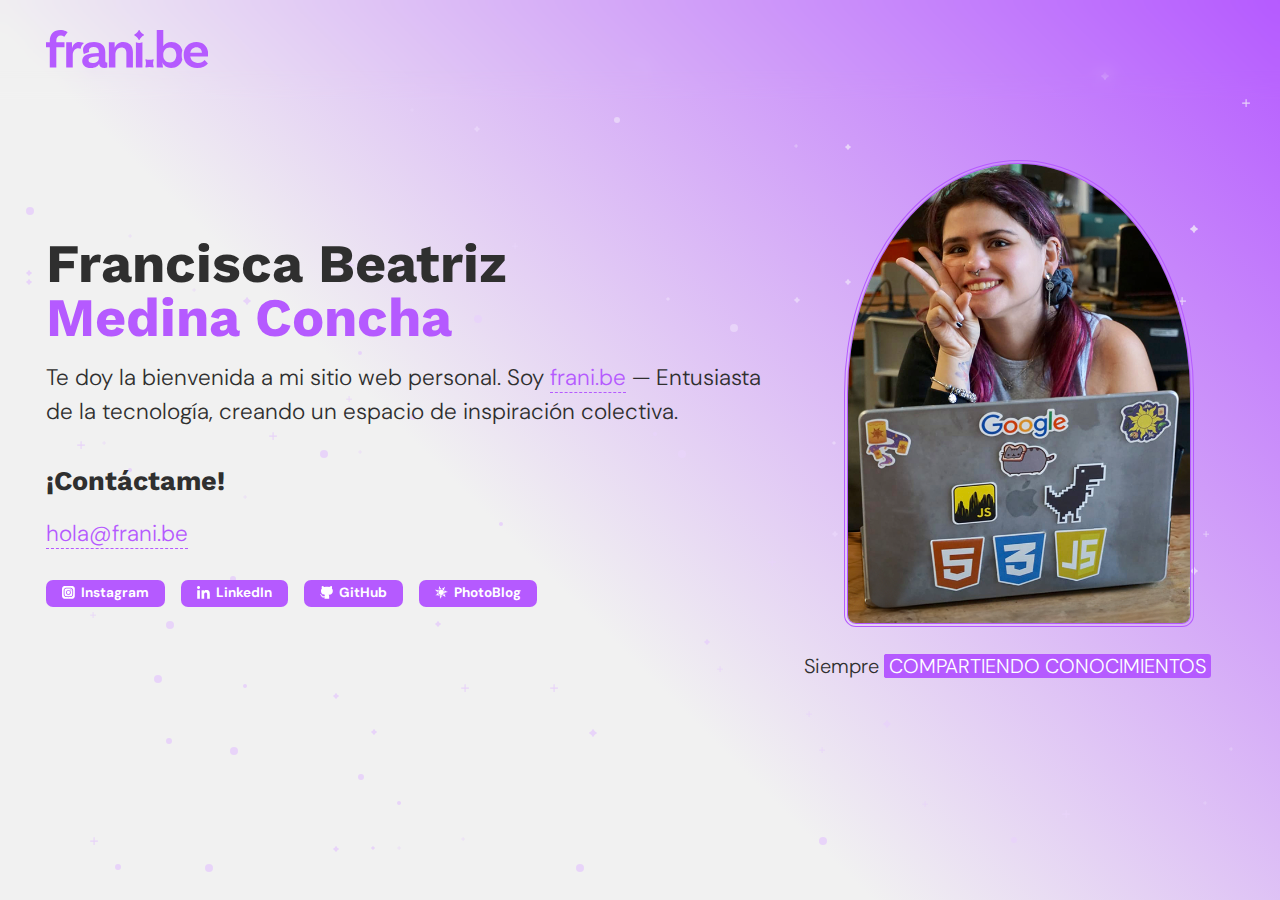
<file: index.html>
<!DOCTYPE html>
<html lang="es">

<head>
    <meta charset="UTF-8">
    <meta name="viewport" content="width=device-width, initial-scale=1.0">
    <title>frani.be</title>
    <meta name="author" content="Francisca Beatriz Medina Concha">
    <meta name="description"
        content="Soy frani.be — Entusiasta de la tecnología, creando un espacio de inspiración colectiva ♥">

    <link href="assets/favicons/apple-touch-icon-76x76.png" rel="apple-touch-icon" sizes="76x76" />
    <link href="assets/favicons/apple-touch-icon-120x120.png" rel="apple-touch-icon" sizes="120x120" />
    <link href="assets/favicons/apple-touch-icon-152x152.png" rel="apple-touch-icon" sizes="152x152" />
    <link href="assets/favicons/apple-touch-icon-180x180.png" rel="apple-touch-icon" sizes="180x180" />
    <link href="assets/favicons/icon-hires.png" rel="icon" sizes="192x192" />
    <link href="assets/favicons/icon-normal.png" rel="icon" sizes="128x128" />
    <link href="assets/favicons/icon.svg" rel="mask-icon" sizes="any">

    <link rel="preconnect" href="https://fonts.googleapis.com">
    <link rel="preconnect" href="https://fonts.gstatic.com" crossorigin>
    <link
        href="https://fonts.googleapis.com/css2?family=DM+Sans:ital,opsz,wght@0,9..40,100..1000;1,9..40,100..1000&family=Work+Sans:ital,wght@0,700;1,700&display=swap"
        rel="stylesheet">

    <link rel="stylesheet" href="assets/styles/reset.css">
    <link rel="stylesheet" href="assets/styles/variables.css">
    <link rel="stylesheet" href="assets/styles/utilities.css">
    <link rel="stylesheet" href="assets/styles/main-style.css">
    <link rel="stylesheet" href="assets/styles/containers.css">
    <link rel="stylesheet" href="assets/styles/components.css">
    <link rel="stylesheet" href="assets/styles/animations.css">
</head>

<body>
    <nav class="u-position-fixed u-m-auto" id="navigation">
        <div class="layout-container">
            <h1>
                <a href="index.html">
                    <svg xmlns="http://www.w3.org/2000/svg" xml:space="preserve"
                        style="enable-background:new 0 0 300 70.3" viewBox="0 0 300 70.3">
                        <path
                            d="M160.8 40.7v28.8h-12.1V42.4c0-6.1-3.2-10-9.1-10-7.7 0-11.2 7-11.2 12.8v24.3h-12.1V22.7H127v9.8h.3c2.4-5.7 7.2-10.4 15.7-10.4 11.6 0 17.8 7.8 17.8 18.6zm-141.7-18h15.1V32H19.1v37.5H7V32H0v-9.3h7v-3C7 7.4 15 0 26.2 0 35 0 39.9 4 39.9 4l-6 8.7s-2.3-2.6-6.3-2.6c-5.5 0-8.5 3.7-8.5 9.3v3.3zm51.1 1.5c-1.2-.6-4.7-2.2-9.1-2.2-7 0-10.8 4.8-12.6 10.7h-.3c0-2-.2-10.1-.2-10.1H37.4v46.9h12.1V46.3c0-8.4 4.9-12.7 10.1-12.7 2 0 3.6.6 4.6 1.2.6-4.2 2.6-7.9 6-10.6zm223.2 31.1 6.2 6.7c-3.6 4.7-10.4 8.3-19.9 8.3-15.6 0-25-9.8-25-23.9 0-14.1 9.3-24.1 23.7-24.1 13.7 0 21.6 9.4 21.6 22 0 3-.5 4.9-.5 4.9h-32.6c1.1 7 5.9 11.7 14.1 11.7 6.8-.1 10.5-3.2 12.4-5.6zm-26.5-13h21.6c-.1-6.2-4-10.6-10.1-10.6-6-.1-10.4 4-11.5 10.6zM113.1 69.6c-1.1.2-2.7.5-4.7.5-6.1 0-9.4-2.4-10.2-7.4-1.4 2.7-5.4 7.5-15.4 7.5C72.6 70.1 67 65 67 57.2 67 46 78.4 42.7 96.9 42.4h.8v-2.3c0-5.3-3.2-8.7-9.4-8.7-5.8 0-8.9 2.3-8.9 6.2 0 2.1.7 3.1.7 3.1l-10 3.6s-1.6-3.3-1.6-7.4c0-8.8 7.6-14.8 20.3-14.8 13.4 0 20.9 7 20.9 18.4V57c0 2.4.8 3.2 2.8 3.2.3 0 .6 0 .9-.1v9.5zM97.7 53v-4h-.8c-12.7.2-18.1 2.2-18.1 6.9 0 3.2 2.6 5 7.2 5 7.4 0 11.7-3.9 11.7-7.9zm113.4 7.6c.1-.2.1-.4.1-.4h-.1v.4zm41.2-23c-2.8-9.8-10.5-15.4-20.1-15.4-7.7 0-12.5 3.5-15.2 7.8V.1h-12.1v69.4h11.7s-1.4-9.2-1.4-9.3h.1c2.6 5.8 7.9 10 16.2 10 10.1 0 17.9-5.8 20.7-15.3-.8-2.7-1.2-5.6-1.2-8.6.1-3 .5-6 1.3-8.7zm-22.8 22.5c-8.2 0-12.5-6.5-12.5-12.5v-2.7c0-5.8 4.2-12.6 12.1-12.6 7.4 0 12 5.5 12 14 0 8.4-4.5 13.8-11.6 13.8zM199.3 55l-1-1c-4.3 1.5-9.1 1.5-13.6 0l-.9.9c1.5 4.5 1.5 9.2 0 13.6l1 1c4.3-1.5 9.1-1.5 13.6 0l.9-.9c-1.6-4.5-1.6-9.3 0-13.6zM172.9.1h-1.2c-1.8 3.7-4.8 6.7-8.5 8.5v1.2c3.7 1.9 6.7 4.9 8.5 8.5h1.2c1.8-3.7 4.8-6.7 8.5-8.5V8.6c-3.7-1.8-6.7-4.8-8.5-8.5zm5.5 22.5c-3.9 1.7-8.2 1.7-12.1 0v46.9h12.1V22.6z" />
                    </svg>
                </a>
            </h1>
        </div>
    </nav>
    <header class="u-bg-gradient u-pt-10 u-pb-10 glitter-container" id="header">
        <div class="layout-container u-gap-lg u-align-center u-justify-center u-width-50" id="header-container">
            <div class="u-width-75">
                <h2 class="u-txt-xxxxl u-txt-line-height-1"><span class="u-hidden u-display-none">Soy </span>Francisca Beatriz<br /><span class="u-txt-color-purple">Medina Concha</span></h2>
                <p class="u-txt-lg u-mt-1">Te doy la bienvenida a mi sitio web personal. Soy <a href="https://www.instagram.com/frani.be/" class="regular-link" target="_blank">frani.be</a> — Entusiasta de la tecnología,
                    creando un espacio de inspiración colectiva.</p>
                <h3 class="u-mt-2 u-txt-xl">¡Contáctame!</h3>
                <p class="u-txt-lg u-mt-1"><a href="mailto:hola@frani.be" class="regular-link" target="_blank">hola@frani.be</a></p>
                <ul class="u-display-flex u-gap-sm u-flex-wrap u-txt-md u-align-bottom u-mt-2">
                    <li><p class="u-txt-sm"><a href="https://www.instagram.com/frani.be/" style="padding-bottom: 0.35rem;" class="u-bg-color-purple u-txt-color-white u-pt-0-25 u-pl-1 u-pr-1 u-txt-bold u-border-radius-small" target="_blank"><svg style="margin-right: 0.2rem; margin-bottom: 0.2rem" xmlns="http://www.w3.org/2000/svg" data-name="Capa 1" viewBox="0 0 400 400"><path d="M249.7 200c0 27.2-22 49.2-49.2 49.2s-49.2-22-49.2-49.2 22-49.2 49.2-49.2 49.2 22 49.2 49.2Zm150.7-.2c0 54.9-.1 109.9-.4 113.3-1.2 15.8-4 26.7-9.4 37.9-10.8 22.3-30.6 38.5-54.6 44.7-8.7 2.2-16.6 3.3-30.1 3.9-4.9.3-55.4.3-105.9.3s-100.9-.2-105.9-.4c-11.6-.5-20.8-1.7-29-3.8-23.8-6.1-44-22.6-54.6-44.6C5 339.7 2.4 329.2 1 312.5c-.5-4.7-.5-29.1-.5-112.6v-65c0-47.7.4-49.6 1.8-59 2.8-19.3 10.5-35.5 23.2-48.7 7-7.2 14-12.4 23-16.8C60.1 4.6 70.8 1.9 87.9.5 92.7 0 117.1 0 200.6 0h65.1c47.8 0 49.7.4 59 1.8 19.3 2.8 35.5 10.5 48.7 23.1 7.4 7.2 12.5 14.2 17.1 23.5 5.6 11.4 8.3 22.2 9.6 38.3h-.1c.3 3.4.4 58.2.4 113.1Zm-52.2.2c0-40.1-.2-45.1-.9-60.9-.8-15.7-3.3-26.4-6.9-35.8-3.7-9.7-8.8-18-17-26.2s-16.4-13.2-26.1-17c-9.4-3.7-20.2-6.2-35.9-6.9-15.8-.7-20.8-.9-60.9-.9s-45.2.2-60.9.9c-15.7.8-26.4 3.2-35.8 6.9-9.8 3.7-18 8.8-26.2 17s-13.2 16.5-17 26.2c-3.7 9.3-6.2 20.1-6.9 35.8-.7 15.7-.9 20.8-.9 60.9s.2 45.1.9 60.9c.8 15.7 3.3 26.4 6.9 35.8 3.7 9.7 8.8 18 17 26.2s16.4 13.2 26.1 17c9.3 3.7 20.1 6.2 35.8 6.9 15.8.7 20.8.9 60.9.9s45.1-.2 60.9-.9c15.8-.8 26.5-3.2 35.9-6.9 9.7-3.7 17.9-8.8 26.1-17s13.2-16.5 17-26.2c3.7-9.3 6.2-20.1 6.9-35.8h.1c.7-15.8.9-20.8.9-60.9Zm-27.4-59.6c.7 15.6.9 20.2.9 59.7s-.2 44.1-.9 59.7c-.7 14.4-3.1 22.2-5.1 27.4-2.7 6.9-5.9 11.8-11.1 17-5.2 5.1-10.1 8.3-17 11-5.2 2-13 4.4-27.4 5.1-15.6.7-20.2.9-59.7.9s-44.1-.2-59.7-.9c-14.4-.7-22.2-3.1-27.4-5.1-6.9-2.6-11.8-5.8-17-11s-8.4-10.1-11.1-17c-2-5.2-4.4-13-5.1-27.4-.7-15.6-.8-20.2-.8-59.7s0-44.1.8-59.7c.7-14.4 3.1-22.2 5.1-27.4 2.7-6.9 5.9-11.8 11.1-17s10.1-8.4 17-11.1c5.2-2 13-4.4 27.4-5.1 13.6-.6 18.9-.8 46.4-.8h13.2c39.5 0 44.1 0 59.7.8 14.4.7 22.2 3.1 27.4 5.1 6.9 2.6 11.8 5.8 17 11 5.2 5.2 8.4 10.1 11.1 17 2 5.3 4.4 13.1 5.1 27.5Zm-44.5 59.7c0-41.9-33.9-75.9-75.8-75.9s-75.8 34-75.8 75.9 33.9 75.8 75.8 75.8 75.8-33.9 75.8-75.8Zm20.7-78.9c0-9.8-7.9-17.7-17.7-17.7s-17.7 7.9-17.7 17.7 7.9 17.7 17.7 17.7S297 131 297 121.2Z"/></svg> Instagram</a></p></li>
                    <li><p class="u-txt-sm"><a href="https://www.linkedin.com/in/frani-be/" style="padding-bottom: 0.35rem;" class="u-bg-color-purple u-txt-color-white u-pt-0-25 u-pl-1 u-pr-1 u-txt-bold u-border-radius-small" target="_blank"><svg style="margin-right: 0.2rem; margin-bottom: 0.2rem" xmlns="http://www.w3.org/2000/svg" data-name="Capa 1" viewBox="0 0 400 400"><path d="M399.9 400h.1V253.3c0-71.8-15.5-127-99.4-127s-67.4 22.1-78.4 43.1H221V133h-79.5v267h82.8V267.8c0-34.8 6.6-68.5 49.7-68.5s43.1 39.7 43.1 70.7v130h82.8ZM6.6 133h82.9v267H6.6V133ZM48 0C21.5 0 0 21.5 0 48s21.5 48.5 48 48.5 48-22 48-48.5S74.5 0 48 0Z"/></svg> LinkedIn</a></p></li>
                    
                    <li><p class="u-txt-sm"><a href="https://github.com/frani-be" style="padding-bottom: 0.35rem;" class="u-bg-color-purple u-txt-color-white  u-pt-0-25 u-pl-1 u-pr-1 u-txt-bold u-border-radius-small" target="_blank"><svg style="margin-right: 0.2rem; margin-bottom: 0.2rem" xmlns="http://www.w3.org/2000/svg" viewBox="0 0 400 400"><path d="M370 79.4c8.8-25.6 7.8-53.6-3-78.5-24.4-7.5-80.1 31.3-80.1 31.3-47.7-13-98.1-13-145.8 0 0 0-55.8-38.8-80-31.3-10.8 24.9-11.9 52.9-3 78.5-18.7 17.6-28.7 42.5-27.3 68 0 110.9 65.4 120.3 130.2 127.5-10.6 10.4-17.1 24.2-18.5 38.9-29.5 16.7-67 6.5-83.8-22.9l-.8-1.4c-9.5-16.3-26-27.3-44.7-29.8-28.4-.4-1.9 17.8-1.9 17.8 18.9 8.7 32.1 42.2 32.1 42.2 17 51.8 98.3 34.4 98.3 34.4 0 10.6 0 28.6.1 46h144.5v-84.5c-1.7-15.2-8.5-29.6-19.6-40.6 64.8-7.1 133.2-16 133.2-127.5.4-25.9-10.6-50.7-30-68ZM33.2 273.8c-.9 1.6-2.9 2.1-4.4 1.2-.2 0-.4-.2-.5-.4-2.3-1-3.3-3-2.6-4.5 1.3-1.3 3.3-1.6 4.9-.7 2.1 1.1 3.3 3 2.6 4.4ZM45 286.6c-1.6 1.6-4.2.8-6.1-1-1.9-2.3-2.3-4.9-.7-6.1 2-1.1 4.6-.7 6.1 1 1.9 2.2 2.3 4.8.7 6Zm11.3 16.9c-1.5 1-4.6 0-6.6-2.7s-1.9-5.5 0-6.8c2.3-1.2 5.2-.4 6.4 1.9 0 .1.1.2.2.3 2 2 2 5.2 0 7.1Zm16 15.9c-1.6 2-4.9 1.6-7.5-1-2.6-2.6-3.3-5.6-1.6-7.2 2.4-1.7 5.7-1.2 7.5 1.1 2.6 2.6 3.2 5.6 1.6 7.1Zm21.5 9.4c-.7 2.3-4.2 3.3-7.2 2.3s-5.6-3.3-4.9-5.6c.7-2.3 4.2-3.3 7.2-2.6 3.5 1 5.8 3.6 4.9 5.9Zm17.9 6.2c-3.5 0-6.6-1.6-6.6-4.2s2.6-4.2 6.1-4.2 6.6 1.5 6.6 4.2-2.6 4.2-6.1 4.2Zm22.8-2.7c-3.3.7-6.6-.7-6.8-3s1.9-4.9 5.2-5.5c2.8-.8 5.7.6 6.8 3.3.5 2.1-1.7 4.6-5.2 5.2Z"/></svg> GitHub</a></p></li>
                    <li><p class="u-txt-sm"><a href="https://unsolnosilumina.cl/" style="padding-bottom: 0.35rem;" class="u-bg-color-purple u-txt-color-white u-pt-0-25 u-pl-1 u-pr-1 u-txt-bold u-border-radius-small" target="_blank"><svg style="margin-right: 0.2rem; margin-bottom: 0.2rem" xmlns="http://www.w3.org/2000/svg" data-name="Capa 1" viewBox="0 0 400 400"><path d="M277.6 196.4v8.4c0 .3 0 .7-.1 1 0 .3 0 .7-.1 1 0 .4 0 .7-.1 1.1 0 .3 0 .6-.1 1 0 .4-.1.7-.2 1.1 0 .3 0 .6-.2.9 0 .4-.1.8-.2 1.2 0 .3 0 .5-.2.8 0 .5-.2.9-.3 1.4 0 .2 0 .4-.1.6v.4c0 .2-.1.4-.2.6-.1.4-.2.9-.3 1.3 0 .3-.1.5-.2.8l-.3 1.2c0 .3-.2.6-.3.9-.1.4-.2.7-.3 1.1 0 .3-.2.6-.3.9-.1.3-.2.7-.3 1-.1.3-.2.6-.3 1-.1.3-.2.6-.3 1-.1.3-.3.7-.4 1-.1.3-.2.6-.4.9-.1.3-.3.7-.4 1-.1.3-.2.6-.3.8-.2.4-.3.7-.5 1.1-.1.3-.2.5-.3.8-.2.4-.4.8-.6 1.3 0 .2-.2.4-.3.6v.4c0 .2-.2.4-.3.6l-.6 1.2c-.1.2-.3.5-.4.7-.2.4-.4.7-.6 1.1-.1.3-.3.5-.4.8-.2.3-.4.7-.6 1-.2.3-.3.6-.5.8l-.6.9c-.2.3-.4.6-.5.9l-.6.9-.6.9c-.2.3-.4.5-.5.8l-.6.9c-.2.3-.4.5-.5.8-.2.3-.5.7-.7 1-.2.2-.3.4-.5.7-.3.4-.6.7-.8 1.1-.1.2-.3.4-.4.5 0 0 0 .1-.1.2 0 0 0 .1-.1.2-.1.2-.3.3-.4.5-.3.4-.6.7-.9 1.1-.2.2-.4.4-.5.6-.3.3-.5.6-.8.9-.2.2-.4.5-.6.7-.3.3-.5.6-.8.8-.2.2-.4.5-.7.7-.2.3-.5.5-.7.8l-.7.7-.7.7c-.3.2-.5.5-.8.7l-.7.7c-.3.3-.6.5-.8.8-.2.2-.5.4-.7.6-.3.3-.6.5-.9.8-.2.2-.4.4-.6.5-.4.3-.7.6-1.1.9-.2.1-.3.3-.5.4 0 0-.1 0-.2.1 0 0-.1 0-.2.1-.2.1-.3.3-.5.4-.4.3-.7.6-1.1.8-.2.2-.4.3-.7.5-.3.2-.7.5-1 .7-.2.2-.5.4-.8.5l-.9.6c-.3.2-.5.4-.8.5l-.9.6c-.3.2-.6.4-.9.5-.3.2-.6.4-.9.5-.3.2-.6.4-.9.5-.3.2-.6.3-.9.5-.3.2-.7.4-1 .6-.3.1-.5.3-.8.4-.4.2-.7.4-1.1.6-.2.1-.5.3-.7.4l-1.2.6c-.2 0-.4.2-.6.3h-.4c-.2 0-.4.2-.6.3-.4.2-.8.4-1.3.6-.3.1-.5.2-.8.3-.4.2-.8.3-1.1.5l-.9.3c-.4.1-.7.3-1.1.4l-.9.3c-.3.1-.7.3-1 .4-.3.1-.6.2-1 .3-.3.1-.7.2-1 .3-.3.1-.7.2-1 .3l-.9.3c-.4.1-.7.2-1.1.3-.3 0-.6.2-.9.3l-1.2.3c-.3 0-.5.1-.8.2-.4.1-.9.2-1.3.3-.2 0-.4.1-.7.2h-.4c-.2 0-.4 0-.6.1-.5 0-.9.2-1.4.3-.3 0-.5.1-.8.2-.4 0-.8.2-1.2.2-.3 0-.6 0-.9.1-.4 0-.7.1-1.1.2-.3 0-.6 0-1 .1-.4 0-.7 0-1.1.1-.3 0-.7 0-1 .1-.3 0-.7 0-1 .1H185.8c-.3 0-.7 0-1-.1-.3 0-.7 0-1-.1-.4 0-.7 0-1.1-.1-.3 0-.6 0-1-.1-.4 0-.7-.1-1.1-.2-.3 0-.6 0-.9-.1-.4 0-.8-.1-1.2-.2-.3 0-.5 0-.8-.2-.5 0-.9-.2-1.4-.3-.2 0-.4 0-.6-.1h-.4c-.2 0-.4-.1-.7-.2-.4-.1-.9-.2-1.3-.3-.3 0-.5-.1-.8-.2l-1.2-.3c-.3 0-.6-.2-.9-.3-.4-.1-.7-.2-1.1-.3-.3 0-.6-.2-.9-.3-.3-.1-.7-.2-1-.3-.3-.1-.7-.2-1-.3-.3-.1-.6-.2-1-.3-.3-.1-.7-.2-1-.4l-.9-.3c-.4-.1-.7-.3-1.1-.4l-.9-.3c-.4-.2-.8-.3-1.1-.5-.3-.1-.5-.2-.8-.3-.4-.2-.8-.4-1.3-.6-.2 0-.4-.2-.6-.3h-.4c-.2 0-.4-.2-.6-.3l-1.2-.6c-.2-.1-.5-.3-.7-.4-.4-.2-.7-.4-1.1-.6-.3-.1-.5-.3-.8-.4-.3-.2-.7-.4-1-.6-.3-.2-.6-.3-.9-.5-.3-.2-.6-.4-.9-.5-.3-.2-.6-.4-.9-.5-.3-.2-.6-.4-.9-.5l-.9-.6c-.3-.2-.5-.4-.8-.5l-.9-.6c-.3-.2-.5-.3-.8-.5-.3-.2-.7-.5-1-.7-.2-.2-.4-.3-.7-.5-.4-.3-.7-.6-1.1-.8-.2-.1-.3-.3-.5-.4 0 0-.1 0-.2-.1 0 0-.1 0-.2-.1-.2-.1-.3-.3-.5-.4-.4-.3-.7-.6-1.1-.9-.2-.2-.4-.4-.6-.5-.3-.3-.6-.5-.9-.8-.2-.2-.5-.4-.7-.6-.3-.3-.6-.5-.8-.8-.2-.2-.5-.4-.7-.7-.3-.2-.5-.5-.8-.7l-.7-.7-.7-.7c-.3-.3-.5-.5-.7-.8-.2-.2-.4-.5-.7-.7-.3-.3-.5-.6-.8-.8-.2-.2-.4-.4-.6-.7-.3-.3-.5-.6-.8-.9-.2-.2-.4-.4-.5-.6-.3-.4-.6-.7-.9-1.1-.1-.2-.3-.3-.4-.5 0 0 0-.1-.1-.2 0 0 0-.1-.1-.2-.1-.2-.3-.3-.4-.5-.3-.4-.6-.7-.8-1.1-.2-.2-.3-.4-.5-.7-.2-.3-.5-.6-.7-1-.2-.2-.4-.5-.5-.8l-.6-.9c-.2-.3-.4-.5-.5-.8l-.6-.9-.6-.9c-.2-.3-.4-.6-.5-.9l-.6-.9c-.2-.3-.3-.6-.5-.8-.2-.3-.4-.7-.6-1-.1-.3-.3-.5-.4-.8-.2-.4-.4-.7-.6-1.1-.1-.2-.3-.5-.4-.7l-.6-1.2c0-.2-.2-.4-.3-.6v-.4c0-.2-.2-.4-.3-.6-.2-.4-.4-.8-.6-1.3-.1-.2-.2-.5-.3-.8-.2-.4-.3-.7-.5-1.1-.1-.3-.2-.6-.3-.8-.1-.3-.3-.7-.4-1-.1-.3-.2-.6-.4-.9-.1-.3-.3-.7-.4-1-.1-.3-.2-.6-.3-1-.1-.3-.2-.6-.3-1-.1-.3-.2-.7-.3-1l-.3-.9c-.1-.4-.2-.7-.3-1.1 0-.3-.2-.6-.3-.9l-.3-1.2c0-.3-.1-.5-.2-.8-.1-.4-.2-.9-.3-1.3 0-.2-.1-.4-.2-.6v-.4c0-.2 0-.4-.1-.6 0-.4-.2-.9-.3-1.4 0-.3-.1-.5-.2-.8 0-.4-.2-.8-.2-1.2 0-.3-.1-.6-.2-.9 0-.4-.1-.7-.2-1.1 0-.3 0-.6-.1-1 0-.4 0-.7-.1-1.1 0-.3 0-.7-.1-1 0-.3 0-.7-.1-1V188c0-.3 0-.7.1-1 0-.3 0-.7.1-1 0-.4 0-.7.1-1.1 0-.3 0-.6.1-1 0-.4.1-.7.2-1.1 0-.3 0-.6.1-.9 0-.4.1-.8.2-1.2 0-.3 0-.5.2-.8 0-.5.2-.9.3-1.4 0-.2 0-.4.1-.6v-.4c0-.2.1-.4.2-.6.1-.4.2-.9.3-1.3 0-.3.1-.5.2-.8l.3-1.2c0-.3.2-.6.3-.9.1-.4.2-.7.3-1.1 0-.3.2-.6.3-.9.1-.3.2-.7.3-1 .1-.3.2-.6.3-1 .1-.3.2-.6.3-1 .1-.3.3-.7.4-1 .1-.3.2-.6.4-.9.1-.3.3-.7.4-1 .1-.3.2-.6.3-.8.2-.4.3-.7.5-1.1.1-.3.2-.5.3-.8.2-.4.4-.8.6-1.3 0-.2.2-.4.3-.6v-.4c0-.2.2-.4.3-.6l.6-1.2c.1-.2.3-.5.4-.7.2-.4.4-.7.6-1.1.1-.3.3-.5.4-.8.2-.3.4-.7.6-1 .2-.3.3-.6.5-.8l.6-.9c.2-.3.4-.6.5-.9l.6-.9.6-.9c.2-.3.4-.5.5-.8l.6-.9c.2-.3.4-.5.5-.8.2-.3.5-.7.7-1 .2-.2.3-.4.5-.7.3-.4.6-.7.8-1.1.1-.2.3-.4.4-.5 0 0 0-.1.1-.2s0-.1.1-.2c.1-.2.3-.3.4-.5.3-.4.6-.7.9-1.1.2-.2.4-.4.5-.6.3-.3.5-.6.8-.9.2-.2.4-.5.6-.7.3-.3.5-.6.8-.8l.7-.7c.2-.3.5-.5.7-.8l.7-.7.7-.7c.3-.2.5-.5.8-.7.2-.2.5-.4.7-.7.3-.3.6-.5.8-.8.2-.2.5-.4.7-.6.3-.3.6-.5.9-.8.2-.2.4-.4.6-.5.4-.3.7-.6 1.1-.9.2-.1.3-.3.5-.4 0 0 .1 0 .2-.1 0 0 .1 0 .2-.1.2-.1.3-.3.5-.4.4-.3.7-.6 1.1-.8.2-.2.4-.3.7-.5.3-.2.7-.5 1-.7.2-.2.5-.3.7-.5l.9-.6c.3-.2.5-.4.8-.5l.9-.6c.3-.2.6-.4.9-.5.3-.2.6-.4.9-.5.3-.2.6-.4.9-.5.3-.2.6-.3.8-.5.3-.2.7-.4 1-.6.3-.1.5-.3.8-.4.4-.2.7-.4 1.1-.6.2-.1.5-.3.7-.4l1.2-.6c.2 0 .4-.2.6-.3h.4c.2 0 .4-.2.6-.3.4-.2.8-.4 1.3-.6.3-.1.5-.2.8-.3.4-.2.7-.3 1.1-.5l.9-.3c.3-.1.7-.3 1-.4l.9-.3c.3-.1.7-.3 1-.4.3-.1.6-.2 1-.3.3-.1.6-.2 1-.3.3-.1.7-.2 1-.3.3 0 .6-.2.9-.3.4-.1.7-.2 1.1-.3.3 0 .6-.2.9-.3l1.2-.3c.3 0 .5-.1.8-.2.4-.1.9-.2 1.3-.3.2 0 .4-.1.6-.2h.4c.2 0 .4 0 .6-.1.5 0 .9-.2 1.4-.3.3 0 .5-.1.8-.2.4 0 .8-.2 1.2-.2.3 0 .6 0 .9-.1.4 0 .7-.1 1.1-.2.3 0 .7 0 1-.1.4 0 .7 0 1.1-.1.3 0 .7 0 1-.1.3 0 .7 0 1-.1H202.1c.3 0 .7 0 1 .1.3 0 .7 0 1 .1.4 0 .7 0 1.1.1.3 0 .7 0 1 .1.4 0 .7.1 1.1.2.3 0 .6 0 .9.1.4 0 .8.1 1.2.2.3 0 .5 0 .8.2.5 0 .9.2 1.4.3.2 0 .4 0 .6.1h.4c.2 0 .4.1.6.2.5.1.9.2 1.3.3.3 0 .5.1.8.2l1.2.3c.3 0 .6.2.9.3.4.1.7.2 1.1.3.3 0 .6.2.9.3.3.1.7.2 1 .3.3.1.6.2 1 .3.3.1.6.2 1 .3.3.1.7.2 1 .4l.9.3c.4.1.7.3 1 .4l.9.3c.4.2.7.3 1.1.5.3.1.5.2.8.3.4.2.8.4 1.3.6.2 0 .4.2.6.3h.4c.2 0 .4.2.6.3l1.2.6c.2.1.5.3.7.4.4.2.7.4 1.1.6.3.1.5.3.8.4.3.2.7.4 1 .6.3.2.6.3.8.5.3.2.6.4.9.5.3.2.6.4.9.5.3.2.6.4.9.5l.9.6c.3.2.5.4.8.5l.9.6c.2.2.5.3.7.5.3.2.7.5 1 .7.2.2.4.3.7.5.4.3.7.6 1.1.8.2.1.3.3.5.4 0 0 .1 0 .2.1 0 0 .1 0 .2.1.2.1.3.3.5.4.4.3.7.6 1.1.9.2.2.4.4.6.5.3.3.6.5.9.8.2.2.5.4.7.6.3.3.6.5.8.8.2.2.5.4.7.7.3.2.5.5.8.7l.7.7.7.7c.3.3.5.5.7.8l.7.7c.3.3.5.6.8.8.2.2.4.5.6.7.3.3.5.6.8.9.2.2.4.4.5.6.3.4.6.7.9 1.1.1.2.3.3.4.5 0 0 0 .1.1.2s0 .1.1.2c.1.2.3.4.4.5.3.4.6.7.8 1.1.2.2.3.4.5.7.2.3.5.6.7 1 .2.2.4.5.5.8l.6.9c.2.3.4.5.5.8l.6.9.6.9c.2.3.4.6.5.9l.6.9c.2.3.3.6.5.8.2.3.4.7.6 1 .2.3.3.5.4.8.2.4.4.7.6 1.1.1.2.3.5.4.7l.6 1.2c0 .2.2.4.3.6v.4c0 .2.2.4.3.6.2.4.4.8.6 1.3.1.2.2.5.3.8.2.4.3.7.5 1.1.1.3.2.6.3.8.1.3.3.7.4 1 .1.3.2.6.4.9.1.3.3.7.4 1 .1.3.2.6.3 1 .1.3.2.6.3 1 .1.3.2.7.3 1l.3.9c.1.4.2.7.3 1.1 0 .3.2.6.3.9l.3 1.2c0 .3.1.5.2.8.1.4.2.9.3 1.3 0 .2.1.4.2.6v.4c0 .2 0 .4.1.6 0 .4.2.9.3 1.4 0 .3.1.5.2.8 0 .4.2.8.2 1.2 0 .3 0 .6.1.9 0 .4.1.7.2 1.1 0 .3 0 .6.1 1 0 .4 0 .7.1 1.1 0 .3 0 .7.1 1 0 .3 0 .7.1 1V196.4Zm-60.3-93.7c0 .5.1 1.1.2 1.6.2 0 .4 0 .5.1.5.1.9.2 1.4.4.3 0 .7.2 1 .3.4.1.8.2 1.2.4.4.1.7.2 1.1.3.4.1.8.2 1.2.4.4.1.7.3 1.1.4.4.1.7.3 1.1.4.4.1.8.3 1.1.4.2 0 .5.2.7.3 1-.7 2.1-1.8 3.2-3.4 7.2-10 8.5-21.3 3.9-34.7-2.6-7.6-7.6-13.5-13.4-16.4 4.2 10.8 2.4 21.7-5.2 32.6-.6.9-1 2.1-.9 2.8.4 4.6 1.1 9.2 1.7 14ZM97.7 191.5v-3.4c0-.4 0-.8.1-1.2 0-.4 0-.8.1-1.2 0-.4 0-.8.1-1.2 0-.4.1-.8.2-1.2 0-.3 0-.5.1-.8-.9-.8-2.2-1.6-4.1-2.4-11.4-4.8-22.8-3.5-34.9 3.9-6.9 4.2-11.6 10.4-13.1 16.6 9.7-6.4 20.8-7.2 33.2-2.2 1 .4 2.3.5 3 .3 4.4-1.5 8.8-3.1 13.4-4.8l1.5-.6v-1.9Zm23.1-82c.3 1 1 2.1 1.6 2.5 3.9 2.5 7.9 4.9 12.1 7.4.5.3.9.6 1.4.8.1-.1.3-.2.4-.3.4-.3.7-.6 1.1-.8.3-.2.6-.4.8-.6.4-.2.7-.5 1.1-.7l.9-.6c.3-.2.7-.5 1-.7.3-.2.7-.4 1-.6.3-.2.7-.4 1-.6.3-.2.7-.4 1-.6.2-.1.5-.3.7-.4.1-1.2-.1-2.7-.7-4.6-3.4-11.9-11.5-19.9-24.8-24.7-7.6-2.7-15.4-2.5-21.3.2 11.1 3.5 18.6 11.7 22.4 24.4Zm16.6-23.8c6.5 6.1 13.6 13.4 16.6 24h.2c.3-.1.6-.3.9-.4.4-.2.8-.4 1.3-.5.3-.1.6-.3 1-.4.4-.2.8-.3 1.2-.5.3-.1.7-.3 1-.4.4-.1.8-.3 1.1-.4.4-.1.7-.3 1.1-.4.4-.1.7-.3 1.1-.4.4-.1.8-.3 1.2-.4.4-.1.7-.2 1.1-.3.4-.1.8-.2 1.2-.4.3 0 .7-.2 1-.3.4-.1.9-.2 1.4-.4.3 0 .6-.2.9-.2.5-.1 1-.3 1.5-.4.2 0 .5-.1.7-.2h.4c.2 0 .5-.1.7-.2l1.5-.3c.3 0 .6-.1.9-.2.5 0 .9-.2 1.4-.3.3 0 .7-.1 1-.2.4 0 .8-.1 1.3-.2.4 0 .7-.1 1.1-.2.4 0 .8-.1 1.2-.2.4 0 .8 0 1.2-.1.4 0 .8 0 1.2-.1.4 0 .8 0 1.2-.1H197.5c1.5-14.5-4.9-26.3-17.8-32.7-1.7-.8-3.3-1.6-5-2.5l-3.2-1.6c-8.9-4.4-13.1-11.2-12.9-21 .4-15-5.2-27.4-16.7-37-3.1-2.6-6.9-4.5-10.8-6.6 8.3 13.4 8.1 27.4-.6 42.7-9.8 17.3-7.9 29.3 6.7 43ZM292 146.5c-3.3 3.2-6.6 6.6-10 10.1-.4.4-.8.8-1.1 1.2 0 .2.1.3.2.5.2.4.4.8.6 1.3.1.3.3.6.4 1 .2.4.3.8.5 1.2.1.3.3.7.4 1 .1.4.3.8.4 1.1.1.4.3.7.4 1.1.1.4.3.7.4 1.1.1.4.3.8.4 1.1 0 .3.2.5.2.8 1.2.4 2.7.5 4.7.4 12.4-.6 22.1-6.7 29.8-18.5 4.3-6.7 5.9-14.3 4.5-20.6-5.9 9.9-15.6 15.4-28.9 16.3-1.1 0-2.3.5-2.8 1ZM308.5 265c8-.8 15-4.3 19.1-9.4-11.5 1.6-21.9-2.5-30.9-12.3-.7-.8-1.8-1.4-2.6-1.5-4.6-.6-9.3-1-14.2-1.5-.5 0-1.1 0-1.6-.1 0 .2-.2.3-.3.5-.2.4-.4.8-.7 1.2-.2.3-.3.6-.5.9-.2.4-.4.7-.6 1.1-.2.3-.4.6-.6 1-.2.3-.4.7-.6 1-.2.3-.4.7-.6 1-.2.3-.4.7-.6 1-.2.3-.4.7-.7 1-.1.2-.3.4-.4.7.4 1.1 1.3 2.4 2.6 3.9 8.2 9.2 19 13 33.2 11.5Zm-71.3-153.2c.3.1.6.3.8.4l1.2.6c.3.2.6.3.9.5.4.2.7.4 1.1.6.3.2.6.4 1 .6.4.2.7.4 1 .6.3.2.7.4 1 .6.3.2.7.4 1 .6.3.2.7.4 1 .7l.9.6c.4.2.7.5 1.1.7.3.2.6.4.8.6.4.3.8.5 1.1.8.3.2.5.4.8.6.4.3.8.6 1.3 1 .2.2.4.3.6.5 0 0 .1 0 .2.1 0 0 .1 0 .2.1.2.2.4.3.6.5.4.3.8.7 1.2 1 .2.2.5.4.7.6.4.3.7.6 1.1.9.3.2.5.5.8.7.3.3.6.6 1 .9l.8.8c.3.3.6.6.9.8.3.3.6.5.8.8s.6.5.8.8c.3.3.6.6.8.9l.8.8.9.9c.2.3.5.5.7.8.3.3.6.7.9 1 .2.2.4.5.6.7.3.4.7.8 1 1.2.2.2.3.4.5.6 0 0 0 .1.1.2s0 .1.1.2c.2.2.3.4.5.6.3.4.6.8 1 1.2.2.3.4.5.6.8.2.2.4.5.6.8 12.4-7.8 17.7-20.2 14.7-34.3l-1.2-5.4-.8-3.5c-2.1-9.7.6-17.2 8.5-23.1 12.1-9 18.4-21.1 18.7-36 .1-4.1-.7-8.2-1.6-12.5-5.4 14.8-16.5 23.3-34 26.1-19.7 3.2-28 12.2-29.7 32-.7 8.9-2.1 18.9-8.6 27.8h.2Zm121 58.1c-14.8-13.3-27.1-14.2-43.7-3.1-7.4 5-16.2 10.2-27.3 10.7v.2c0 .3.1.6.2.9 0 .5.2.9.3 1.4 0 .3.1.7.2 1 0 .4.1.8.2 1.3 0 .4.1.7.2 1.1 0 .4.1.8.2 1.2 0 .4 0 .8.1 1.2 0 .4 0 .8.1 1.2 0 .4 0 .8.1 1.2v16.4c0 .4 0 .8-.1 1.2 0 .4 0 .8-.1 1.2 0 .4 0 .8-.1 1.2 0 .4-.1.8-.2 1.2 0 .4 0 .7-.2 1.1 0 .4-.1.8-.2 1.3 0 .3-.1.7-.2 1 0 .5-.2.9-.3 1.4 0 .3-.1.6-.2.9l-.3 1.5c0 .2-.1.5-.2.7v.4c0 .2-.1.5-.2.7-.1.5-.2 1-.4 1.5 0 .3-.2.6-.2.9 0 .3-.2.6-.2.9 13.9 4.7 26.9 1.2 36.1-10 1.2-1.4 2.4-2.9 3.5-4.3l2.2-2.8c6.3-7.7 14-10.2 23.5-7.8 14.6 3.7 28.1 1.1 40-7.9 3.3-2.5 6-5.6 8.9-9-15 5-28.7 1.7-41.8-10.1ZM191 291.4h-6c-.4 0-.8 0-1.2-.1-.4 0-.8 0-1.2-.1-.4 0-.8 0-1.2-.1-.4 0-.8-.1-1.2-.2-.4 0-.7 0-1.1-.2-.4 0-.8-.1-1.3-.2-.3 0-.7-.1-1-.2-.5 0-.9-.2-1.4-.3-.3 0-.6-.1-.9-.2l-1.5-.3c-.2 0-.5-.1-.7-.2h-.4c-.2 0-.5-.1-.7-.2-.5-.1-1-.2-1.5-.4-.3 0-.6-.2-.9-.2-.4-.1-.9-.2-1.3-.4-.3 0-.7-.2-1-.3-.4-.1-.8-.2-1.2-.4-.4-.1-.7-.2-1.1-.3-.4-.1-.8-.2-1.2-.4-.4-.1-.7-.3-1.1-.4-.4-.1-.7-.3-1.1-.4-.4-.1-.8-.3-1.1-.4-.3-.1-.7-.3-1-.4-.4-.2-.8-.3-1.2-.5-.3-.1-.6-.3-1-.4-.4-.2-.9-.4-1.3-.6-.3-.1-.6-.2-.9-.4-.5-.2-1-.4-1.4-.7-.2-.1-.5-.2-.7-.3h-.2s-.1 0-.2-.1c-.2-.1-.4-.2-.7-.3-.5-.2-.9-.5-1.4-.7-.3-.1-.6-.3-.8-.4-.3-.1-.6-.3-.8-.4-7.7 12.4-7.1 25.8 1.8 37.2 1.1 1.5 2.3 2.9 3.5 4.4l2.2 2.8c6.1 7.8 6.9 15.8 2.4 24.5-6.9 13.3-7.3 26.9-1.1 40.5 1.7 3.7 4.2 7.1 6.9 10.6-1.6-15.6 4.7-28.1 19.2-38.2 16.4-11.4 19.9-23 12.7-41.6-3.2-8.3-6.4-17.9-4.4-28.8Zm29.7 14.5c.2-1 0-2.3-.4-2.9-2.4-3.9-5-7.8-7.7-11.9-.3-.4-.6-.9-.9-1.3-.2 0-.4 0-.5.1-.5 0-.9.2-1.4.3-.3 0-.7.1-1 .2-.4 0-.8.1-1.3.2-.4 0-.7.1-1.1.2-.4 0-.8.1-1.2.2-.4 0-.8 0-1.2.1-.4 0-.8 0-1.2.1-.4 0-.8 0-1.2.1h-.8c-.6 1-1.1 2.5-1.4 4.5-2.2 12.1 1.6 22.9 11.6 32.9 5.7 5.7 12.7 8.9 19.2 9-8.5-7.9-11.7-18.5-9.6-31.6ZM33.2 149.2c7.5 18.4 18.2 24.4 38 21.6 8.9-1.3 19-2.2 29.2 2.1v-.2c0-.3.2-.6.2-.9.1-.4.2-.9.4-1.3 0-.3.2-.7.3-1 .1-.4.2-.8.4-1.2.1-.4.2-.7.3-1.1.1-.4.2-.8.4-1.1.1-.4.3-.7.4-1.1.1-.4.3-.7.4-1.1.1-.4.3-.8.4-1.1.1-.3.3-.7.4-1 .2-.4.3-.8.5-1.2.1-.3.3-.6.4-1 .2-.4.4-.8.6-1.3.1-.3.2-.6.4-.9.2-.5.4-1 .7-1.4.1-.2.2-.5.3-.7v-.2s0-.1.1-.2c.1-.2.2-.4.3-.7.2-.5.5-.9.7-1.4.1-.3.3-.5.4-.8.2-.4.4-.8.7-1.2.2-.3.3-.6.5-.9.2-.4.4-.7.6-1.1.2-.3.4-.6.6-1 .2-.3.4-.7.6-1 .2-.3.4-.7.6-1 .2-.3.4-.7.6-1 .2-.3.4-.7.7-1l.6-.9c.2-.4.5-.7.7-1l.6-.9c.3-.4.5-.7.8-1.1.2-.3.4-.5.6-.8.3-.4.6-.8 1-1.2.2-.2.3-.4.5-.6 0 0 0-.1.1-.2s0-.1.1-.2c.2-.2.3-.4.5-.6.3-.4.7-.8 1-1.2.2-.2.4-.5.6-.7.2-.2.4-.5.6-.7-10.5-10.2-23.8-12.7-36.9-6.6l-5.1 2.4-3.2 1.5c-9 4.2-17 3.2-24.6-3.1-11.5-9.7-24.8-13.1-39.5-10.1-4 .8-7.9 2.5-11.9 4.3 15.7 1.9 26.6 10.8 33.2 27.1ZM317 307.8c1.3-19.8-5.7-29.8-24.8-35.8-8.6-2.7-18.1-6.2-25.4-14.5l-.1.1c-.2.2-.4.5-.6.7-.3.4-.6.7-.9 1.1-.2.3-.5.5-.7.8-.3.3-.6.6-.9 1l-.8.8-.9.9-.8.8-.8.8c-.3.3-.6.6-.9.8l-.8.8c-.3.3-.6.6-1 .9-.3.2-.5.5-.8.7-.3.3-.7.6-1.1.9-.2.2-.5.4-.7.6-.4.3-.8.7-1.2 1-.2.2-.4.3-.6.5 0 0-.1 0-.2.1 0 0-.1 0-.2.1-.2.2-.4.3-.6.5-.4.3-.8.6-1.3 1-.2.2-.5.4-.8.6-.4.3-.8.6-1.1.8l-.9.6c-.4.2-.7.5-1.1.7l-.9.6c-.3.2-.7.5-1 .7-.3.2-.7.4-1 .6-.3.2-.7.4-1 .6-.3.2-.7.4-1 .6-.3.2-.6.4-1 .6-.4.2-.7.4-1.1.6-.3.2-.6.3-.9.5-.4.2-.8.4-1.2.7-.3.1-.6.3-.8.4-.5.2-.9.5-1.4.7-.2.1-.4.2-.7.3 0 0-.1 0-.2.1h-.2c-.2.1-.5.2-.7.3-.5.2-1 .4-1.4.7-.3.1-.6.2-.9.4-.3.1-.6.2-.9.4 5 13.7 15.9 21.6 30.4 21.8h9.2c10 .1 16.8 4.5 20.8 13.4 6.2 13.7 16.7 22.5 31.2 26.1 4 1 8.2 1.1 12.6 1.3-13.3-8.5-19.2-21.2-18.1-38.7Zm-186.1-39.3c-.4-.3-.7-.6-1.1-.9-.3-.2-.5-.5-.8-.7-.3-.3-.6-.6-1-.9l-.8-.8c-.3-.3-.6-.6-.9-.8-.3-.3-.6-.5-.8-.8s-.6-.5-.8-.8l-.9-.9c-.2-.2-.4-.4-.5-.6-1.2.2-2.6.7-4.4 1.7-10.9 5.9-17 15.5-18.7 29.5-1 7.9.9 15.4 5 20.5 1-11.5 7.3-20.6 18.9-27.2.9-.5 1.8-1.4 2.1-2.1 1.6-4.3 3.1-8.7 4.6-13.4.2-.5.3-1 .5-1.5-.1-.1-.3-.2-.4-.4ZM117 253.8l-.1-.1c-.2-.2-.4-.5-.6-.8-.3-.4-.6-.7-.8-1.1l-.6-.9c-.2-.3-.5-.7-.7-1l-.6-.9c-.2-.3-.4-.7-.7-1-.2-.3-.4-.7-.6-1-.2-.3-.4-.7-.6-1-.2-.3-.4-.7-.6-1-.2-.3-.4-.6-.6-1-.2-.4-.4-.7-.6-1.1-.2-.3-.3-.6-.5-.9-.2-.4-.4-.8-.7-1.2-.1-.3-.3-.5-.4-.8-.2-.5-.5-.9-.7-1.4-.1-.2-.2-.4-.3-.7 0 0 0-.1-.1-.2v-.2c-.1-.2-.2-.5-.3-.7-.2-.5-.4-.9-.7-1.4-.1-.3-.3-.6-.4-.9-.2-.4-.4-.8-.6-1.3-.1-.3-.3-.6-.4-1-.2-.4-.3-.8-.5-1.2-.1-.3-.3-.7-.4-1-.1-.4-.3-.8-.4-1.1-.1-.4-.3-.7-.4-1.1-.1-.4-.3-.7-.4-1.1-.1-.4-.3-.8-.4-1.1-.1-.4-.2-.7-.3-1.1-.1-.4-.2-.8-.4-1.2 0-.3-.2-.7-.3-1-.1-.4-.2-.9-.4-1.3 0-.3-.2-.6-.2-.9-.1-.5-.3-1-.4-1.5 0-.2-.1-.5-.2-.7v-.4c0-.2-.1-.5-.2-.7l-.3-1.5c0-.3-.1-.6-.2-.9 0-.3-.1-.6-.2-.9-14.6 1.7-24.8 10.6-28.2 24.5-.4 1.8-.9 3.6-1.3 5.4l-.8 3.4c-2.3 9.6-8.1 15.2-17.7 17.1-14.8 2.9-25.8 11.1-32.6 24.4-1.9 3.6-2.9 7.7-4.1 11.9 11.3-11 25.1-13.9 42-8.9 19.2 5.6 30.6 1.1 40.7-16.1 4.5-7.7 10.2-16.1 19.9-21.4Z"/></svg> PhotoBlog</a></p></li>
                </ul>
            </div>
            <div class="u-display-flex u-flex-column u-gap-md u-align-center u-width-50">
                <figure>
                    <img src="assets/images/image_fran-1.png" alt="Francisca Beatriz Medina Concha" id="main-image" class="fade-effect">
                </figure>

                <noscript>
                    <img src="assets/images/image_fran-1.png" alt="Francisca Beatriz Medina Concha">
                    <img src="assets/images/image_fran-2.png" alt="Francisca Beatriz Medina Concha">
                    <img src="assets/images/image_fran-3.png" alt="Francisca Beatriz Medina Concha">
                    <img src="assets/images/image_fran-4.png" alt="Francisca Beatriz Medina Concha">
                    <img src="assets/images/image_fran-5.png" alt="Francisca Beatriz Medina Concha">
                    <img src="assets/images/image_fran-6.png" alt="Francisca Beatriz Medina Concha">
                    <img src="assets/images/image_fran-7.png" alt="Francisca Beatriz Medina Concha">
                    <img src="assets/images/image_fran-8.png" alt="Francisca Beatriz Medina Concha">
                    <img src="assets/images/image_fran-9.png" alt="Francisca Beatriz Medina Concha">
                </noscript>
                <p id="message">
                    <span class="static-message">Siempre</span>
                    <span class="iterate-message">
                      <span>aprendiendo</span>
                      <span>enseñando</span>
                      <span>compartiendo conocimientos</span>
                    </span>
                  </p>
            </div>
        </div>
    </header>

    <script src="assets/scripts/image-transition.js"></script>
    <script src="assets/scripts/glitter.js"></script>
</body>

</html>
</file>
<file: assets/styles/variables.css>
:root {
    --color-white: #ffffff;
    --color-black: #2f2f2f;
    --color-purple: #b55aff;
    --color-light-purple: #e8d4f9;
    --color-dark-blue: #3333a8;
    --color-light-grey: #f1f1f1;
    --color-dark-gray: #565656;

    --my-gradient: linear-gradient(45deg, var(--color-light-grey) 40%, var(--color-purple) 100%);
    
    --half-opacity: .5;
    --quarter-opacity: .25;

    --font-titles: "Work Sans", sans-serif;
    --font-primary: 'DM Sans', sans-serif;
    --font-size-base: 18px;
    --font-size-base-sm: 16px;

    --border-radius-small: 7px;
    --border-radius-medium: 10px;
    --border-radius-large: 20px;
    --border-radius-relative: 2em;
}
</file>
<file: assets/styles/utilities.css>
/* Margin Utilities */
.u-m-0 {
    margin: 0;
}

.u-mt-0 {
    margin-top: 0;
}

.u-mr-0 {
    margin-right: 0;
}

.u-mb-0 {
    margin-bottom: 0;
}

.u-ml-0 {
    margin-left: 0;
}

.u-m-1 {
    margin: 1rem;
}

.u-mt-1 {
    margin-top: 1rem;
}

.u-mr-1 {
    margin-right: 1rem;
}

.u-mb-1 {
    margin-bottom: 1rem;
}

.u-ml-1 {
    margin-left: 1rem;
}

.u-m-2 {
    margin: 2rem;
}

.u-mt-2 {
    margin-top: 2rem;
}

.u-mr-2 {
    margin-right: 2rem;
}

.u-mb-2 {
    margin-bottom: 2rem;
}

.u-ml-2 {
    margin-left: 2rem;
}

.u-m-3 {
    margin: 3rem;
}

.u-mt-3 {
    margin-top: 3rem;
}

.u-mr-3 {
    margin-right: 3rem;
}

.u-mb-3 {
    margin-bottom: 3rem;
}

.u-ml-3 {
    margin-left: 3rem;
}

.u-m-4 {
    margin: 4rem;
}

.u-mt-4 {
    margin-top: 4rem;
}

.u-mr-4 {
    margin-right: 4rem;
}

.u-mb-4 {
    margin-bottom: 4rem;
}

.u-ml-4 {
    margin-left: 4rem;
}

.u-m-5 {
    margin: 5rem;
}

.u-mt-5 {
    margin-top: 5rem;
}

.u-mr-5 {
    margin-right: 5rem;
}

.u-mb-5 {
    margin-bottom: 5rem;
}

.u-ml-5 {
    margin-left: 5rem;
}

.u-m-6 {
    margin: 6rem;
}

.u-mt-6 {
    margin-top: 6rem;
}

.u-mr-6 {
    margin-right: 6rem;
}

.u-mb-6 {
    margin-bottom: 6rem;
}

.u-ml-6 {
    margin-left: 6rem;
}

.u-m-7 {
    margin: 7rem;
}

.u-mt-7 {
    margin-top: 7rem;
}

.u-mr-7 {
    margin-right: 7rem;
}

.u-mb-7 {
    margin-bottom: 7rem;
}

.u-ml-7 {
    margin-left: 7rem;
}

.u-m-8 {
    margin: 8rem;
}

.u-mt-8 {
    margin-top: 8rem;
}

.u-mr-8 {
    margin-right: 8rem;
}

.u-mb-8 {
    margin-bottom: 8rem;
}

.u-ml-8 {
    margin-left: 8rem;
}

.u-m-9 {
    margin: 9rem;
}

.u-mt-9 {
    margin-top: 9rem;
}

.u-mr-9 {
    margin-right: 9rem;
}

.u-mb-9 {
    margin-bottom: 9rem;
}

.u-ml-9 {
    margin-left: 9rem;
}

.u-m-10 {
    margin: 10rem;
}

.u-mt-10 {
    margin-top: 10rem;
}

.u-mr-10 {
    margin-right: 10rem;
}

.u-mb-10 {
    margin-bottom: 10rem;
}

.u-ml-10 {
    margin-left: 10rem;
}

/* Padding Utilities */
.u-p-0 {
    padding: 0;
}

.u-pt-0 {
    padding-top: 0;
}

.u-pr-0 {
    padding-right: 0;
}

.u-pb-0 {
    padding-bottom: 0;
}

.u-pl-0 {
    padding-left: 0;
}

.u-p-0-25 {
    padding: 0.25rem;
}

.u-pt-0-25 {
    padding-top: 0.25rem;
}

.u-pr-0-25 {
    padding-right: 0.25rem;
}

.u-pb-0-25 {
    padding-bottom: 0.25rem;
}

.u-pl-0-25 {
    padding-left: 0.25rem;
}

.u-p-0-5 {
    padding: 0.5rem;
}

.u-pt-0-5 {
    padding-top: 0.5rem;
}

.u-pr-0-25 {
    padding-right: 0.5rem;
}

.u-pb-0-5 {
    padding-bottom: 0.5rem;
}

.u-pl-0-5 {
    padding-left: 0.5rem;
}

.u-p-1 {
    padding: 1rem;
}

.u-pt-1 {
    padding-top: 1rem;
}

.u-pr-1 {
    padding-right: 1rem;
}

.u-pb-1 {
    padding-bottom: 1rem;
}

.u-pl-1 {
    padding-left: 1rem;
}

.u-p-2 {
    padding: 2rem;
}

.u-pt-2 {
    padding-top: 2rem;
}

.u-pr-2 {
    padding-right: 2rem;
}

.u-pb-2 {
    padding-bottom: 2rem;
}

.u-pl-2 {
    padding-left: 2rem;
}

.u-p-3 {
    padding: 3rem;
}

.u-pt-3 {
    padding-top: 3rem;
}

.u-pr-3 {
    padding-right: 3rem;
}

.u-pb-3 {
    padding-bottom: 3rem;
}

.u-pl-3 {
    padding-left: 3rem;
}

.u-p-4 {
    padding: 4rem;
}

.u-pt-4 {
    padding-top: 4rem;
}

.u-pr-4 {
    padding-right: 4rem;
}

.u-pb-4 {
    padding-bottom: 4rem;
}

.u-pl-4 {
    padding-left: 4rem;
}

.u-p-5 {
    padding: 5rem;
}

.u-pt-5 {
    padding-top: 5rem;
}

.u-pr-5 {
    padding-right: 5rem;
}

.u-pb-5 {
    padding-bottom: 5rem;
}

.u-pl-5 {
    padding-left: 5rem;
}

.u-p-6 {
    padding: 6rem;
}

.u-pt-6 {
    padding-top: 6rem;
}

.u-pr-6 {
    padding-right: 6rem;
}

.u-pb-6 {
    padding-bottom: 6rem;
}

.u-pl-6 {
    padding-left: 6rem;
}

.u-p-7 {
    padding: 7rem;
}

.u-pt-7 {
    padding-top: 7rem;
}

.u-pr-7 {
    padding-right: 7rem;
}

.u-pb-7 {
    padding-bottom: 7rem;
}

.u-pl-7 {
    padding-left: 7rem;
}

.u-p-8 {
    padding: 8rem;
}

.u-pt-8 {
    padding-top: 8rem;
}

.u-pr-8 {
    padding-right: 8rem;
}

.u-pb-8 {
    padding-bottom: 8rem;
}

.u-pl-8 {
    padding-left: 8rem;
}

.u-p-9 {
    padding: 9rem;
}

.u-pt-9 {
    padding-top: 9rem;
}

.u-pr-9 {
    padding-right: 9rem;
}

.u-pb-9 {
    padding-bottom: 9rem;
}

.u-pl-9 {
    padding-left: 9rem;
}

.u-p-10 {
    padding: 10rem;
}

.u-pt-10 {
    padding-top: 10rem;
}

.u-pr-10 {
    padding-right: 10rem;
}

.u-pb-10 {
    padding-bottom: 10rem;
}

.u-pl-10 {
    padding-left: 10rem;
}

/* Text Utilities */
.u-txt-left {
    text-align: left;
}

.u-txt-right {
    text-align: right;
}

.u-txt-center {
    text-align: center;
}

.u-txt-justify {
    text-align: justify;
}

.u-txt-bold {
    font-weight: bold;
}

.u-txt-normal {
    font-weight: normal;
}

.u-txt-italic {
    font-style: italic;
}

.u-txt-uppercase {
    text-transform: uppercase;
}

.u-txt-lowercase {
    text-transform: lowercase;
}

.u-txt-capitalize {
    text-transform: capitalize;
}

.u-txt-xs {
    font-size: 0.5em;
}

.u-txt-sm {
    font-size: 0.75em;
}

.u-txt-md {
    font-size: 1em; /* misma que .u-txt-medium */
}

.u-txt-lg {
    font-size: 1.25em; /* misma que .u-txt-large */
}

.u-txt-xl {
    font-size: 1.5em;
}

.u-txt-xxl {
    font-size: 2em;
}

.u-txt-xxxl {
    font-size: 2.5em;
}

.u-txt-xxxxl {
    font-size: 3em;
}

.u-txt-xxxxxl {
    font-size: 4em;
}

.u-txt-color-white {
    color: var(--color-white);
}
.u-txt-color-black {
    color: var(--color-black);
}

.u-txt-color-purple {
    color: var(--color-purple);
}

.u-txt-color-light-purple {
    color: var(--color-light-purple);
}

.u-txt-color-dark-blue {
    color: var(--color-dark-blue);
}

.u-txt-color-light-grey {
    color: var(--color-light-grey);
}

.u-txt-color-dark-gray {
    color: var(--color-dark-gray);
}

.u-txt-line-height-1 {
    line-height: 1;
}

.u-txt-line-height-1-2 {
    line-height: 1.2;
}

.u-txt-line-height-1-3 {
    line-height: 1.3;
}

.u-txt-line-height-1-4 {
    line-height: 1.4;
}

.u-txt-line-height-1-5 {
    line-height: 1.5;
}

.u-txt-line-height-1-6 {
    line-height: 1.6;
}

.u-txt-line-height-1-7 {
    line-height: 1.7;
}

.u-txt-line-height-1-8 {
    line-height: 1.8;
}

.u-txt-line-height-1-9 {
    line-height: 1.9;
}

.u-txt-line-height-2 {
    line-height: 2;
}

.u-txt-line-height-2-5 {
    line-height: 2.5;
}

.u-txt-line-height-3 {
    line-height: 3;
}

/* Display and Visibility Utilities */
.u-display-none {
    display: none;
}

.u-display-block {
    display: block;
}

.u-display-inline {
    display: inline;
}

.u-display-inline-block {
    display: inline-block;
}

.u-display-flex {
    display: flex;
}

.u-display-grid {
    display: grid;
}

.u-visible {
    visibility: visible;
}

.u-hidden {
    visibility: hidden;
}

/* Flexbox and Grid Utilities */
.u-flex-row {
    flex-direction: row;
}

.u-flex-row-reverse {
    flex-direction: row-reverse;
}

.u-flex-column {
    flex-direction: column;
}

.u-flex-column-reverse {
    flex-direction: column-reverse;
}

.u-flex-wrap {
    flex-wrap: wrap;
}

.u-flex-nowrap {
    flex-wrap: nowrap;
}

.u-flex-wrap-reverse {
    flex-wrap: wrap-reverse;
}

.u-gap-0 {
    gap: 0;
}

.u-gap-xs {
    gap: 0.5rem;
}

.u-gap-sm {
    gap: 1rem;
}

.u-gap-md {
    gap: 1.5rem;
}

.u-gap-lg {
    gap: 2rem;
}

.u-justify-start {
    justify-content: flex-start;
}

.u-justify-end {
    justify-content: flex-end;
}

.u-justify-center {
    justify-content: center;
}

.u-justify-between {
    justify-content: space-between;
}

.u-justify-around {
    justify-content: space-around;
}

.u-justify-evenly {
    justify-content: space-evenly;
}

.u-align-start {
    align-items: flex-start;
}

.u-align-end {
    align-items: flex-end;
}

.u-align-center {
    align-items: center;
}

.u-align-baseline {
    align-items: baseline;
}

.u-align-stretch {
    align-items: stretch;
}

.u-align-content-start {
    align-content: flex-start;
}

.u-align-content-end {
    align-content: flex-end;
}

.u-align-content-center {
    align-content: center;
}

.u-align-content-between {
    align-content: space-between;
}

.u-align-content-around {
    align-content: space-around;
}

.u-align-content-stretch {
    align-content: stretch;
}

/* Grid Specific Utilities */
.u-grid-columns-1 {
    grid-template-columns: repeat(1, 1fr);
}

.u-grid-columns-2 {
    grid-template-columns: repeat(2, 1fr);
}

.u-grid-columns-3 {
    grid-template-columns: repeat(3, 1fr);
}

.u-grid-columns-4 {
    grid-template-columns: repeat(4, 1fr);
}

.u-grid-columns-5 {
    grid-template-columns: repeat(5, 1fr);
}

.u-grid-columns-6 {
    grid-template-columns: repeat(6, 1fr);
}

.u-grid-rows-1 {
    grid-template-rows: repeat(1, 1fr);
}

.u-grid-rows-2 {
    grid-template-rows: repeat(2, 1fr);
}

.u-grid-rows-3 {
    grid-template-rows: repeat(3, 1fr);
}

.u-grid-rows-4 {
    grid-template-rows: repeat(4, 1fr);
}

.u-grid-rows-5 {
    grid-template-rows: repeat(5, 1fr);
}

.u-grid-rows-6 {
    grid-template-rows: repeat(6, 1fr);
}

.u-justify-items-start {
    justify-items: start;
}

.u-justify-items-end {
    justify-items: end;
}

.u-justify-items-center {
    justify-items: center;
}

.u-justify-items-stretch {
    justify-items: stretch;
}

.u-align-items-start {
    align-items: start;
}

.u-align-items-end {
    align-items: end;
}

.u-align-items-center {
    align-items: center;
}

.u-align-items-stretch {
    align-items: stretch;
}

/* Position Utilities */
.u-position-relative {
    position: relative;
}

.u-position-absolute {
    position: absolute;
}

.u-position-fixed {
    position: fixed;
}

.u-position-sticky {
    position: sticky;
}

/* Width and Height Utilities */

.u-width-auto {
    width: auto;
}

.u-width-100 {
    width: 100%;
}

.u-width-90 {
    width: 90%;
}

.u-width-80 {
    width: 80%;
}

.u-width-70 {
    width: 70%;
}

.u-width-60 {
    width: 60%;
}

.u-width-50 {
    width: 50%;
}

.u-width-40 {
    width: 40%;
}

.u-width-30 {
    width: 30%;
}

.u-width-20 {
    width: 20%;
}

.u-width-10 {
    width: 10%;
}

.u-height-auto {
    height: auto;
}

.u-height-100 {
    height: 100%;
}

.u-height-75 {
    height: 75%;
}

.u-height-50 {
    height: 50%;
}

.u-height-25 {
    height: 25%;
}

/* Border Radius Utilities */
.u-border-radius-small { 
    border-radius: var(--border-radius-small); 
}

.u-border-radius-medium { 
    border-radius: var(--border-radius-medium); 
}

.u-border-radius-large { 
    border-radius: var(--border-radius-large); 
}

/* Background Color Utilities */

.u-bg-color-white {
    background-color: var(--color-white);
}
.u-bg-color-black {
    background-color: var(--color-black);
}

.u-bg-color-purple {
    background-color: var(--color-purple);
}

.u-bg-color-light-purple {
    background-color: var(--color-light-purple);
}

.u-bg-color-dark-blue {
    background-color: var(--color-dark-blue);
}

.u-bg-color-light-grey {
    background-color: var(--color-light-grey);
}

.u-bg-color-dark-gray {
    background-color: var(--color-dark-gray);
}

.u-bg-gradient {
    background-color: var(--color-light-grey);
    background-image: var(--my-gradient);
}
</file>
<file: assets/styles/main-style.css>
body {
    font-family: var(--font-primary);
    font-weight: 300;
    color: var(--color-black);
    font-size: var(--font-size-base-sm);
}

@media screen and (min-width: 960px) {
    body {
        font-size: var(--font-size-base);
    }
}

h1,
h2,
h3,
h4,
h5,
h6 {
    font-family: var(--font-titles);
    font-weight: 700;
}

p svg,
h1 svg,
h2 svg,
h3 svg,
h4 svg,
h5 svg,
h6 svg {
    height: 0.95em;
    fill: currentColor;
    vertical-align: middle;
}

h1 {
    color: var(--color-purple);
    font-size: 2.5rem;
}

a {
    color: inherit;
    text-decoration: none;
    -webkit-transition: all .5s;
    -moz-transition: all .5s;
    -o-transition: all .5s;
    transition: all .5s;
}

a.regular-link {
    text-decoration: none;
    color: var(--color-purple);
    border-bottom: .075em dashed;
}

.glitter {
    fill: var(--color-light-purple);
    position: absolute;
    z-index: 0;
}

.glitter.small {
    width: 4px;
    height: 4px;
    animation: shine 1.5s .2s alternate infinite;
}

.glitter.medium {
    width: 6px;
    height: 6px;
    animation: none;
}

.glitter.big {
    width: 8px;
    height: 8px;
    animation: shine 1.5s alternate infinite;
}

@media (hover: hover) {
    a:hover {
        filter: brightness(125%);
    }
}
</file>
<file: assets/styles/containers.css>
.layout-container {
    width: 100%;
    padding: 0 1rem;
    margin: 0 auto;
}

@media screen and (min-width: 600px) {
    .layout-container {
        max-width: 540px;
    }
}

@media screen and (min-width: 782px) {
    .layout-container {
        max-width: 722px;
    }
}

@media screen and (min-width: 960px) {
    .layout-container {
        max-width: 900px;
    }
}

@media screen and (min-width: 1280px) {
    .layout-container {
        max-width: 1220px;
    }
}

@media screen and (min-width: 1440px) {
    .layout-container {
        max-width: 1380px;
    }
}
</file>
<file: assets/styles/components.css>
#navigation {
    top: 0;
    padding: 1rem 0 1.5rem;
    z-index: 3;
    left: 50%;
    transform: translate(-50%);
    width: 100vw;
    overflow: visible;
    backdrop-filter: blur(8px);
    -webkit-backdrop-filter: blur(8px);
    mask-image: linear-gradient(black 70%, transparent);
    -webkit-mask-image: linear-gradient(black 70%, transparent);
}

#main-image {
    border-radius: 50% 50% 12px 12px;
    border: 4px double var(--color-purple);
    max-width: 350px;
}


#message {
    font-size: 1.25rem;
    display: flex;
    align-items: center;
    gap: .25em;

    .iterate-message {
        width: 350px;
        height: calc(1.25rem + 4px);
        line-height: calc(1.25rem + 4px);
        overflow: hidden;
        position: relative;
        vertical-align: bottom;

        span {
            position: absolute;
            top: 0;
            left: 0;
            animation: slideRight 13s infinite;
            background: var(--color-purple);
            display: inline;
            padding: 0 .25em;
            color: var(--color-white);
            margin: 0;
            border-radius: 3px;
            text-wrap: nowrap;
            text-transform: uppercase;

            &:nth-child(1) {
                animation-delay: -8s;
            }

            &:nth-child(2) {
                animation-delay: -4s;
            }

            &:nth-child(3) {
                animation-delay: 0;
            }
        }
    }
}

#header {
    min-height: 100vh;
    width: 100vw;

    #header-container {
        display: flex;
        flex-direction: column;
        z-index: 1;
        position: relative;
    }
}

@media screen and (min-width: 960px) {
    #header {

        #header-container {
            flex-direction: row;
        }
    }
}
</file>
<file: assets/styles/animations.css>
.fade-effect {
    -webkit-transition: opacity .5s;
    -moz-transition: opacity .5s;
    -o-transition: opacity .5s;
    transition: opacity .5s;
    opacity: 1;
}

@keyframes slideRight {

    0%,
    11% {
        left: -200%;
    }

    33%,
    44% {
        left: -300%;
    }

    55%,
    77% {
        left: 0;
    }

    88%,
    100% {
        left: -100%;
    }
}

@keyframes shine {
    from {
        transform: scale(1);
    }

    to {
        transform: scale(1.5);
    }
}
</file>
